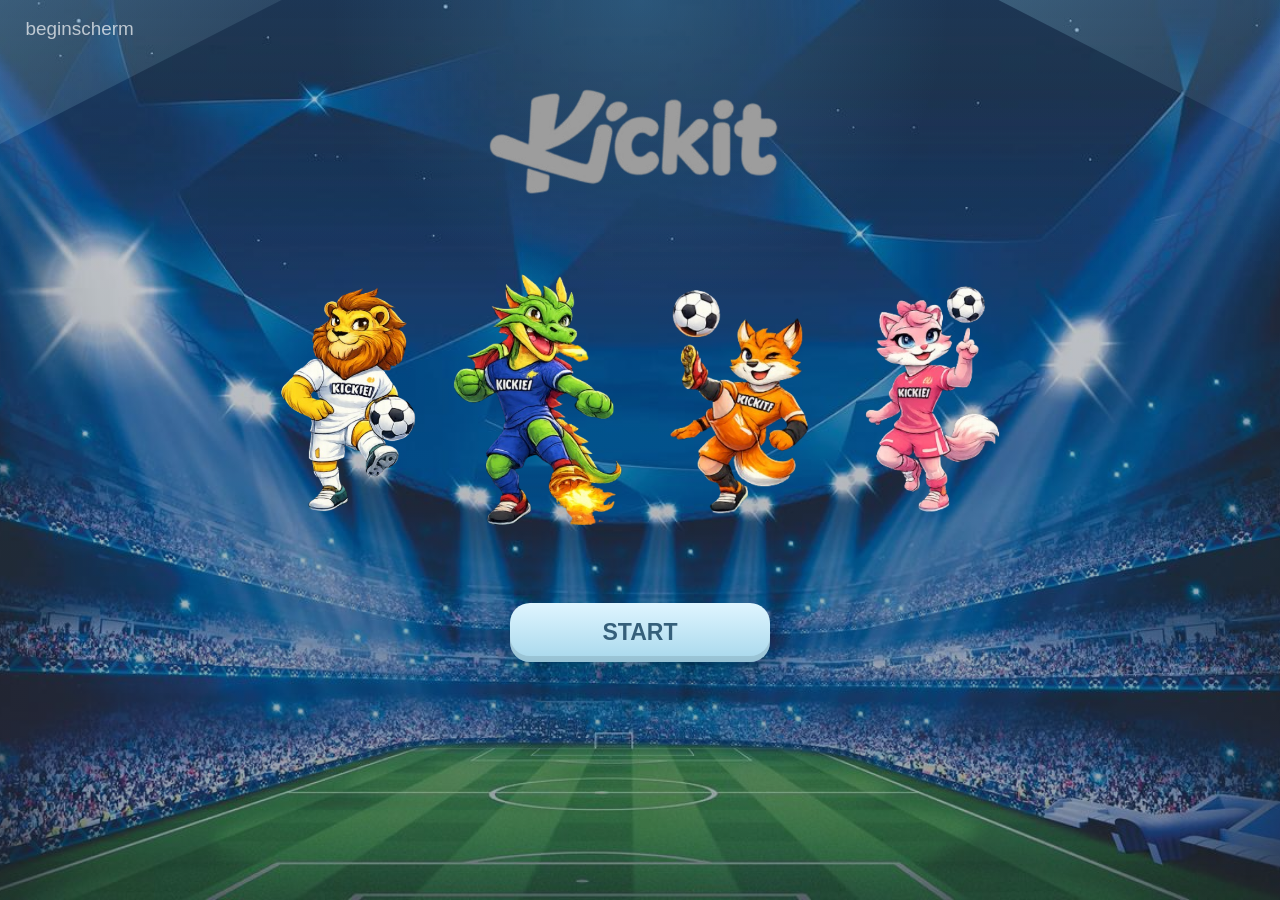
<file: index.html>
<!doctype html>
<html lang="nl">
<head>
  <meta charset="UTF-8">
  <meta name="viewport" content="width=device-width, initial-scale=1.0">
  <title>KICKit | Startscherm</title>
  <link rel="stylesheet" href="styles.css">
</head>
<body data-page="start">
  <main class="screen">
    <div class="stadium-bg"></div>
    <div class="top-glass left"></div>
    <div class="top-glass right"></div>

    <header class="topbar">
      <div class="top-label">beginscherm</div>
    </header>

    <section class="center-layout start-layout">
      <img src="img/logo kickit.png" alt="KICKit logo" class="main-logo">

      <div class="mascot-row">
        <img src="img/leeuw.png" alt="leeuw" class="start-mascot">
        <img src="img/draak.png" alt="draak" class="start-mascot">
        <img src="img/vos.png" alt="vos" class="start-mascot">
        <img src="img/kat.png" alt="kat" class="start-mascot">
      </div>

      <button class="big-button blue" id="startBtn">START</button>
    </section>
  </main>

  <script src="app.js"></script>
</body>
</html>
</file>
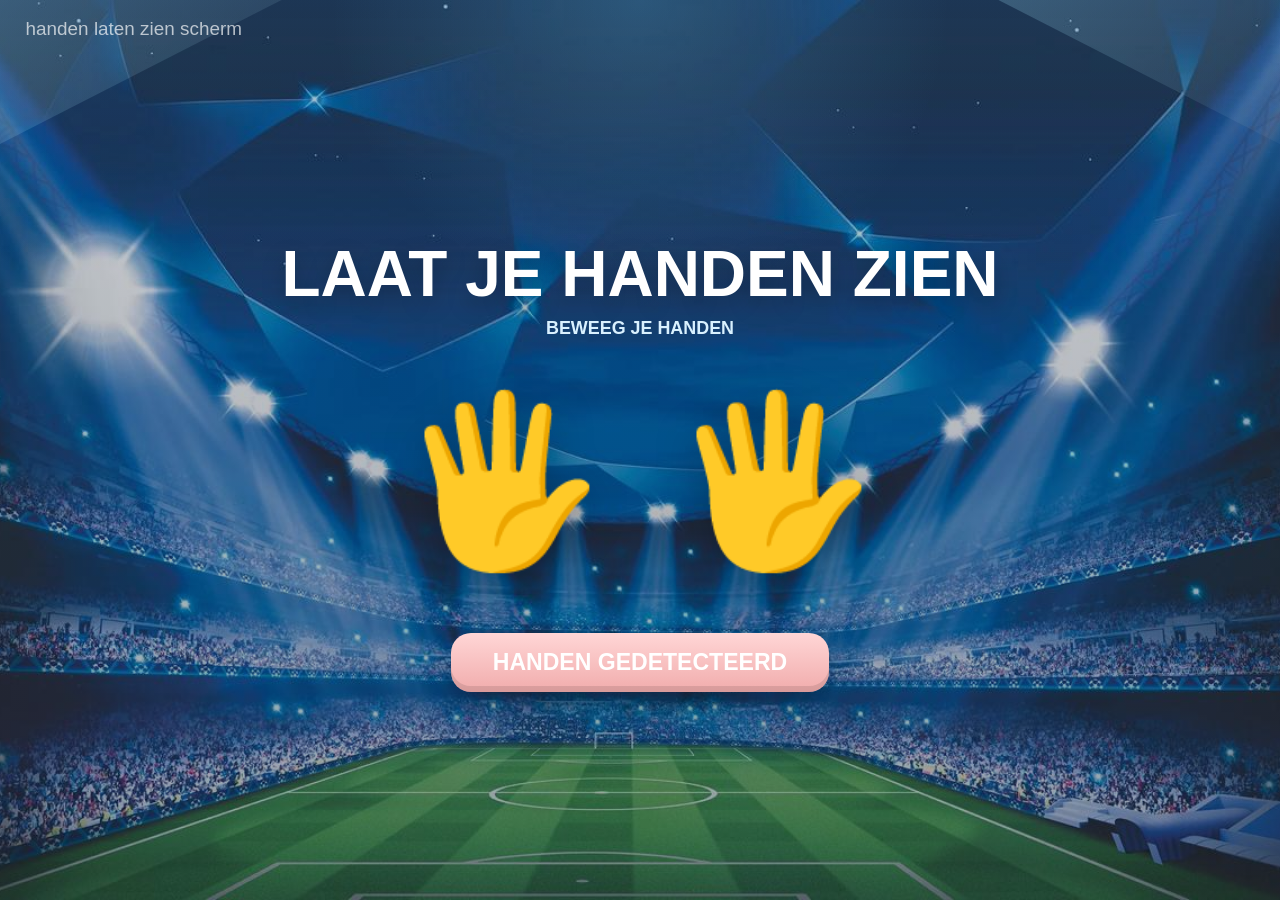
<file: handen.html>
<!doctype html>
<html lang="nl">
<head>
  <meta charset="UTF-8">
  <meta name="viewport" content="width=device-width, initial-scale=1.0">
  <title>KICKit | Laat je handen zien</title>
  <link rel="stylesheet" href="styles.css">
</head>
<body data-page="handen">
  <main class="screen">
    <div class="stadium-bg"></div>
    <div class="top-glass left"></div>
    <div class="top-glass right"></div>

    <header class="topbar">
      <div class="top-label">handen laten zien scherm</div>
    </header>

    <section class="center-layout">
      <h1 class="main-title">LAAT JE HANDEN ZIEN</h1>
      <p class="sub-title">BEWEEG JE HANDEN</p>

      <div class="hands-wrap">
        <div class="hand-icon">🖐</div>
        <div class="hand-icon">🖐</div>
      </div>

      <button class="big-button pink" id="detectHandsBtn">HANDEN GEDETECTEERD</button>
    </section>
  </main>

  <script src="app.js"></script>
</body>
</html>
</file>
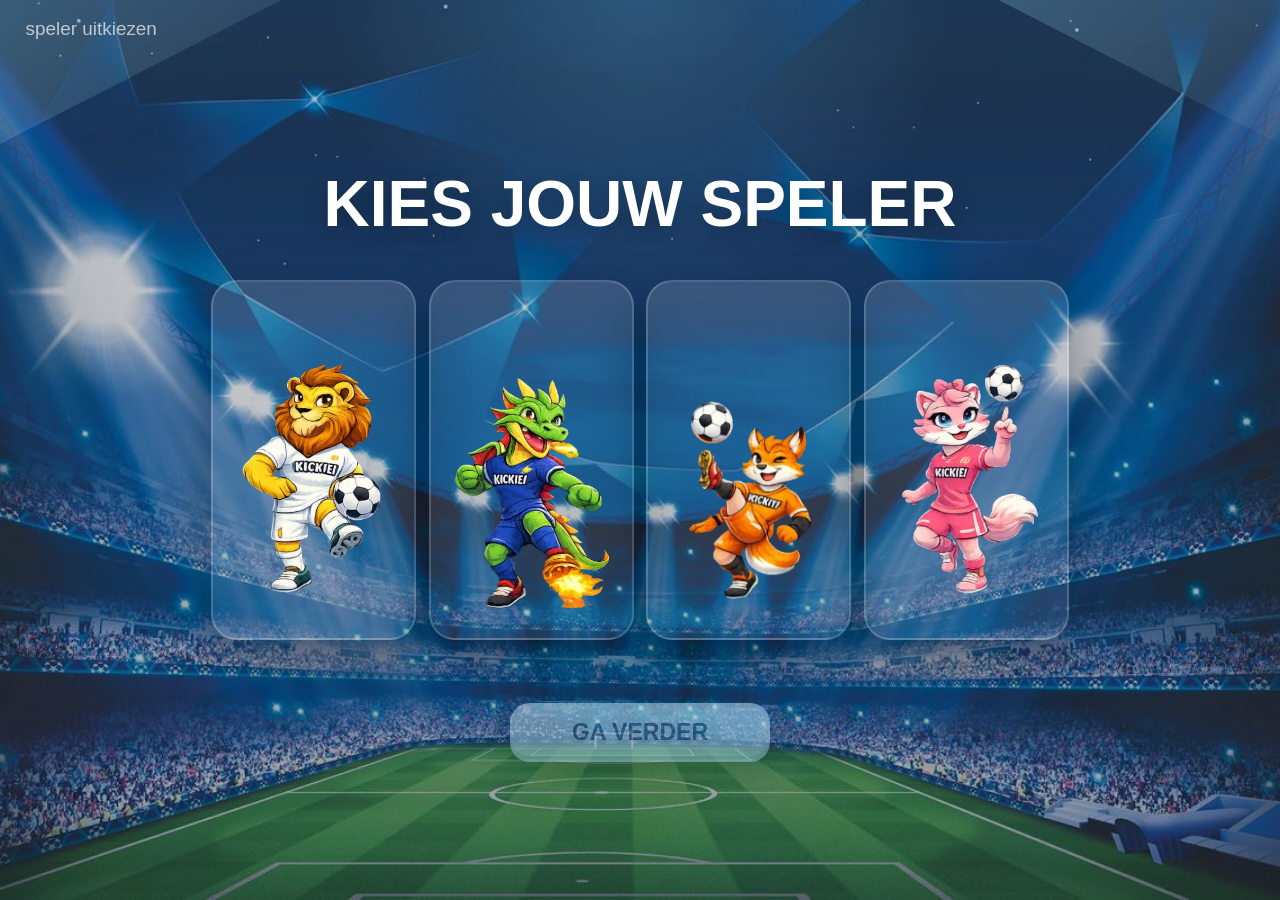
<file: mascotte.html>
<!doctype html>
<html lang="nl">
<head>
  <meta charset="UTF-8">
  <meta name="viewport" content="width=device-width, initial-scale=1.0">
  <title>KICKit | Kies jouw mascotte</title>
  <link rel="stylesheet" href="styles.css">
</head>
<body data-page="speler-kiezen">
  <main class="screen">
    <div class="stadium-bg"></div>
    <div class="top-glass left"></div>
    <div class="top-glass right"></div>

    <header class="topbar">
      <div class="top-label">speler uitkiezen</div>
    </header>

    <section class="center-layout">
      <h1 class="main-title">KIES JOUW SPELER</h1>

      <div class="player-choices">
        <button class="player-card" data-mascot="lion" data-label="Leeuw" data-image="img/leeuw.png">
          <img src="img/leeuw.png" alt="Leeuw">
        </button>

        <button class="player-card" data-mascot="dragon" data-label="Draak" data-image="img/draak.png">
          <img src="img/draak.png" alt="Draak">
        </button>

        <button class="player-card" data-mascot="fox" data-label="Vos" data-image="img/vos.png">
          <img src="img/vos.png" alt="Vos">
        </button> 

        <button class="player-card" data-mascot="cat" data-label="Kat" data-image="img/kat.png">
          <img src="img/kat.png" alt="Kat">
        </button>
      </div>

      <button class="big-button blue" id="toProfileBtn" disabled>GA VERDER</button>
    </section>
  </main>

  <script src="app.js"></script>
</body>
</html>
</file>
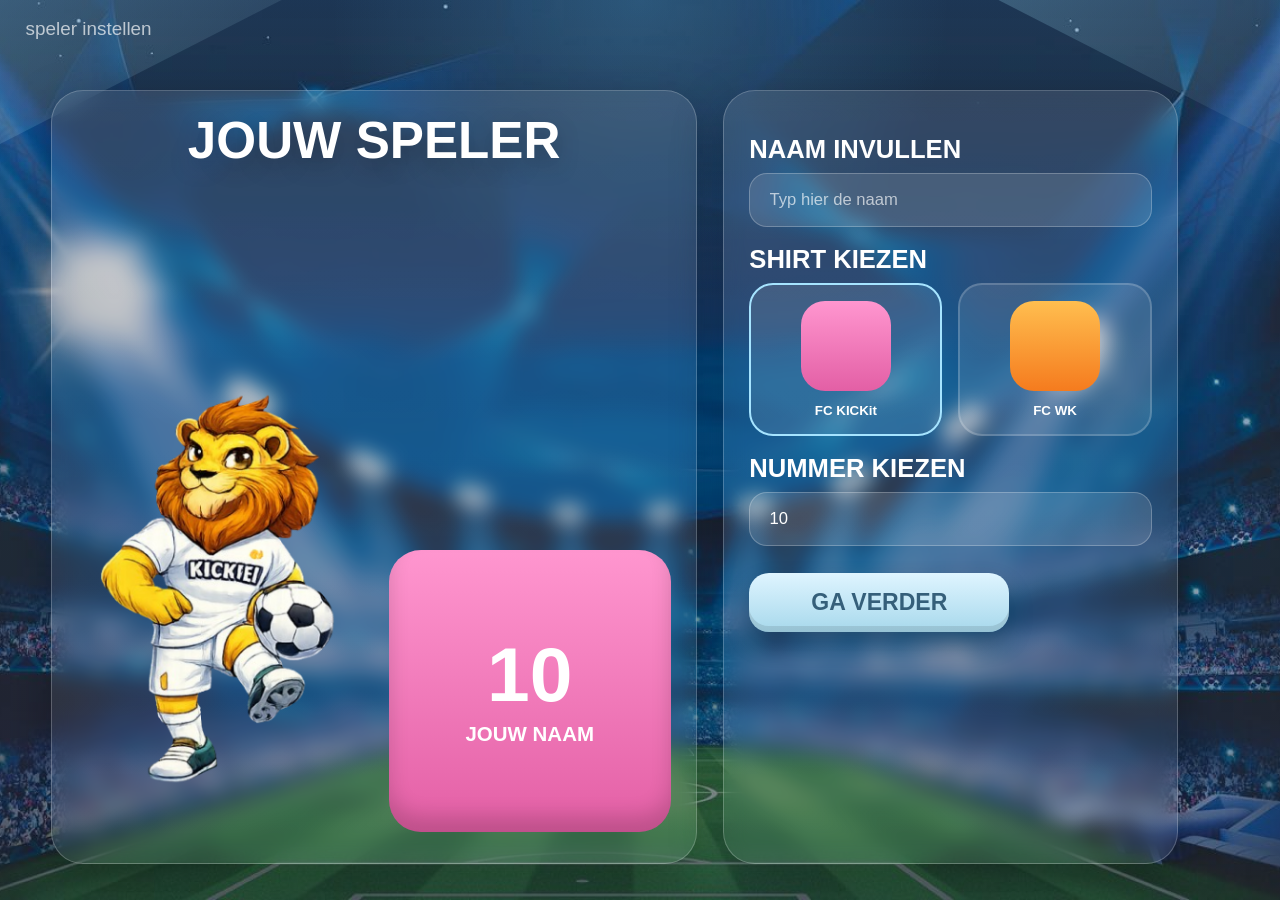
<file: profiel.html>
<!doctype html>
<html lang="nl">
<head>
  <meta charset="UTF-8">
  <meta name="viewport" content="width=device-width, initial-scale=1.0">
  <title>KICKit | Profiel maken</title>
  <link rel="stylesheet" href="styles.css">
</head>
<body data-page="profiel">
  <main class="screen">
    <div class="stadium-bg"></div>
    <div class="top-glass left"></div>
    <div class="top-glass right"></div>

    <header class="topbar">
      <div class="top-label">Speler instellen</div>
    </header>

    <section class="profile-layout">
      <div class="profile-left glass-panel">
        <h1 class="main-title small">JOUW SPELER</h1>

        <div class="preview-stage">
          <img id="previewMascot" src="img/leeuw.png" alt="Mascotte" class="preview-mascot">

          <div class="preview-shirt pink" id="previewShirt">
            <div class="preview-number" id="previewNumber">10</div>
            <div class="preview-name" id="previewName">JOUW NAAM</div>
          </div>
        </div>
      </div>

      <div class="profile-right glass-panel">
        <h2 class="form-title">Naam invullen</h2>
        <input type="text" id="nameInput" class="game-input" maxlength="18" placeholder="Typ hier de naam">

        <h2 class="form-title">Shirt kiezen</h2>
        <div class="shirt-options">
          <button class="shirt-card selected" data-shirt="pink">
            <div class="mini-shirt pink"></div>
            <span>FC KICKit</span>
          </button>

          <button class="shirt-card" data-shirt="orange">
            <div class="mini-shirt orange"></div>
            <span>FC WK</span>
          </button>
        </div>

        <h2 class="form-title">Nummer kiezen</h2>
        <input type="number" id="numberInput" class="game-input" min="1" max="99" value="10">

        <button class="big-button blue" id="toModeBtn">GA VERDER</button>
      </div>
    </section>
  </main>

  <script src="app.js"></script>
</body>
</html>
</file>
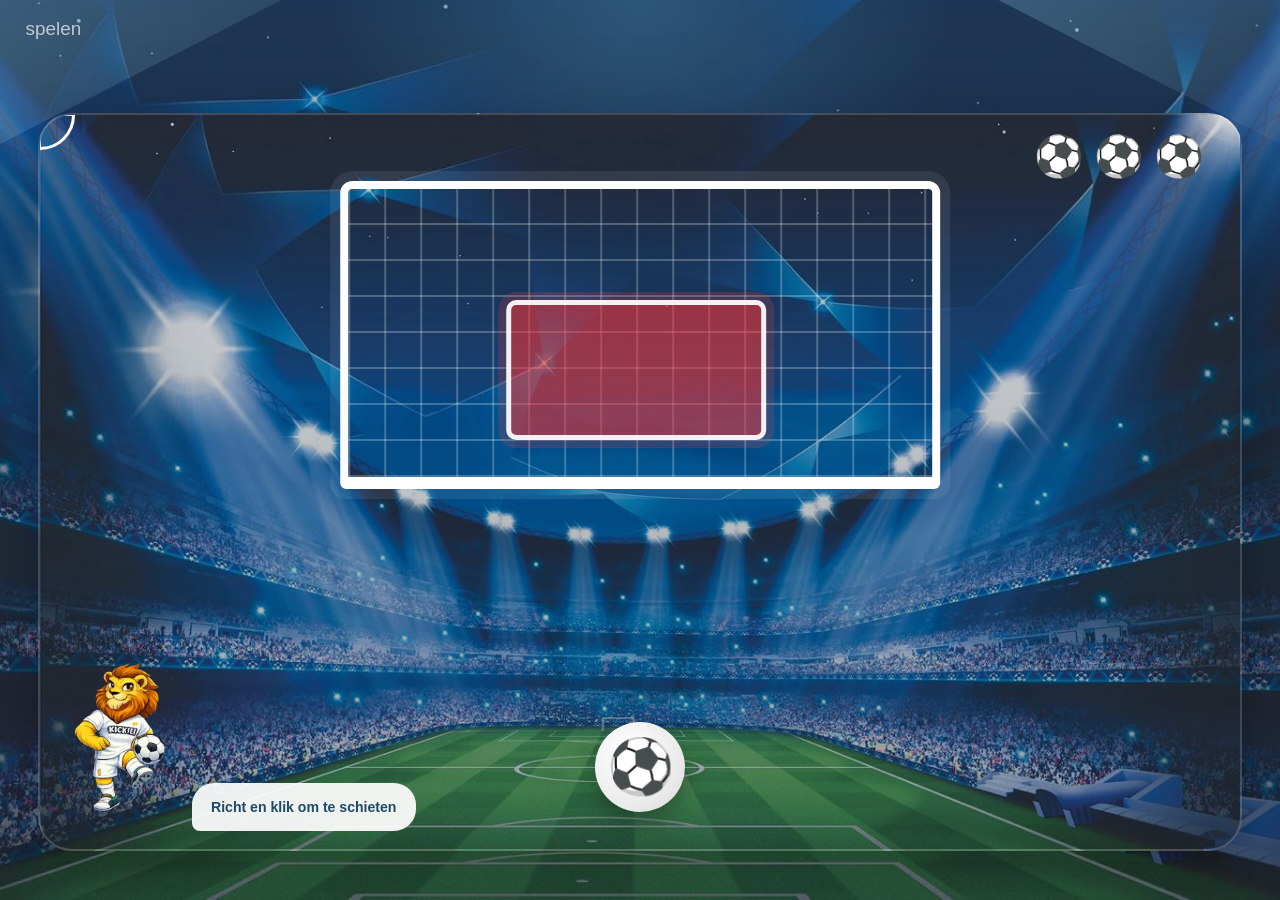
<file: spel.html>
<!doctype html>
<html lang="nl">
<head>
  <meta charset="UTF-8">
  <meta name="viewport" content="width=device-width, initial-scale=1.0">
  <title>KICKit | Spel</title>
  <link rel="stylesheet" href="styles.css">
</head>
<body data-page="spel">
  <main class="screen">
    <div class="stadium-bg"></div>
    <div class="top-glass left"></div>
    <div class="top-glass right"></div>

    <header class="topbar">
      <div class="top-label">spelen</div>
    </header>

    <section class="game-screen">
      <div class="game-arena" id="gameArena">
        <div class="lives" id="livesDisplay">
         ⚽ ⚽ ⚽
        </div>
        <div class="goal-frame">
          <div class="target-zone" id="targetZone"></div>
        </div>

        <div class="crosshair" id="crosshair"></div>
        <div class="ball" id="ball">⚽</div>

        <div class="helper-box">
          <img id="helperMascot" src="img/leeuw.png" alt="Mascotte" class="helper-mascot">
          <div class="helper-bubble" id="helperText">Richt op het rode vak en klik.</div>
        </div>

        <div class="result-overlay" id="resultOverlay">
          <h1 id="resultTitle">GOAL!</h1>
          <p id="resultText">Wat goed gedaan!</p>
          <button class="big-button blue" id="toResultBtn">GA VERDER</button>
        </div>
      </div>
    </section>
  </main>

  <audio id="cheerAudio" src="vishiv-crowd-cheering-in-stadium-435357.mp3"></audio>

  <script src="app.js"></script>
</body>
</html>
</file>
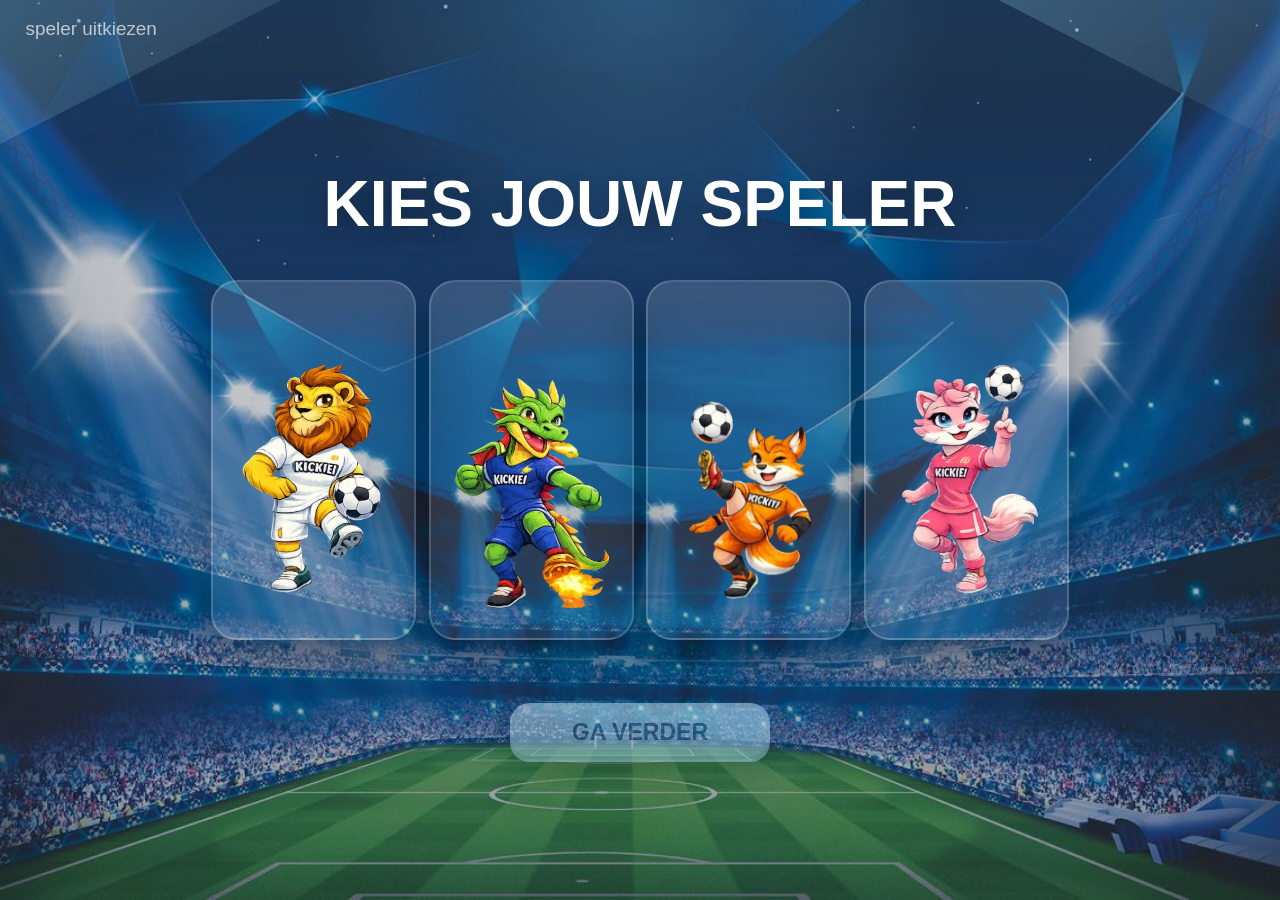
<file: speler-kiezen.html>
<!doctype html>
<html lang="nl">
<head>
  <meta charset="UTF-8">
  <meta name="viewport" content="width=device-width, initial-scale=1.0">
  <title>KICKit | Kies jouw speler</title>
  <link rel="stylesheet" href="styles.css">
</head>
<body data-page="speler-kiezen">
  <main class="screen">
    <div class="stadium-bg"></div>
    <div class="top-glass left"></div>
    <div class="top-glass right"></div>

    <header class="topbar">
      <div class="top-label">speler uitkiezen</div>
    </header>

    <section class="center-layout">
      <h1 class="main-title">KIES JOUW SPELER</h1>

      <div class="player-choices">
        <button class="player-card" data-mascot="lion" data-label="Leeuw" data-image="img/leeuw.png">
          <img src="img/leeuw.png" alt="Leeuw">
        </button>

        <button class="player-card" data-mascot="dragon" data-label="Draak" data-image="img/draak.png">
          <img src="img/draak.png" alt="Draak">
        </button>

        <button class="player-card" data-mascot="fox" data-label="Vos" data-image="img/vos.png">
          <img src="img/vos.png" alt="Vos">
        </button>

        <button class="player-card" data-mascot="cat" data-label="Kat" data-image="img/kat.png">
          <img src="img/kat.png" alt="Kat">
        </button>
      </div>

      <button class="big-button blue" id="toProfileBtn" disabled>GA VERDER</button>
    </section>
  </main>

  <script src="app.js"></script>
</body>
</html>
</file>
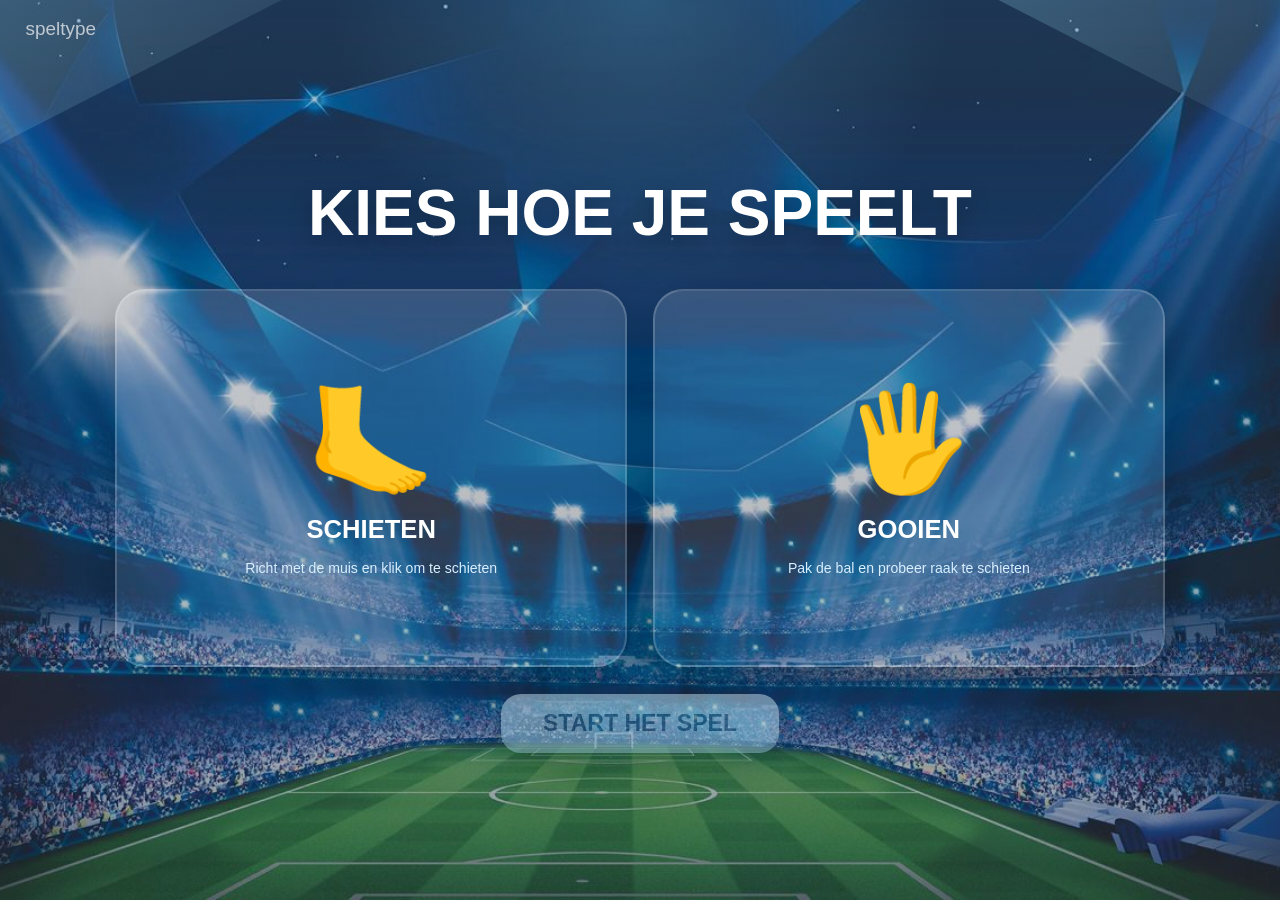
<file: speltype.html>
<!doctype html>
<html lang="nl">
<head>
  <meta charset="UTF-8">
  <meta name="viewport" content="width=device-width, initial-scale=1.0">
  <title>KICKit | Kies hoe je speelt</title>
  <link rel="stylesheet" href="styles.css">
</head>
<body data-page="speltype">
  <main class="screen">
    <div class="stadium-bg"></div>
    <div class="top-glass left"></div>
    <div class="top-glass right"></div>

    <header class="topbar">
      <div class="top-label">speltype</div>
    </header>

    <section class="center-layout">
      <h1 class="main-title">KIES HOE JE SPEELT</h1>

      <div class="mode-grid">
        <button class="mode-card" data-mode="voet">
          <div class="mode-emoji">🦶</div>
          <div class="mode-title">SCHIETEN</div>
          <div class="mode-text">Richt met de muis en klik om te schieten</div>
        </button>

        <button class="mode-card" data-mode="hand">
          <div class="mode-emoji">🖐</div>
          <div class="mode-title">GOOIEN</div>
          <div class="mode-text">Pak de bal en probeer raak te schieten</div>
        </button>
      </div>

      <button class="big-button blue" id="toGameBtn" disabled>START HET SPEL</button>
    </section>
  </main>

  <script src="app.js"></script>
</body>
</html>
</file>
<file: styles.css>
:root{
  --white:#ffffff;
  --dark:#081828;
  --blue1:#0b4d8f;
  --blue2:#082f63;
  --blue3:#6fc7ff;
  --softBlue:#cdeeff;
  --line:rgba(255,255,255,0.22);
  --glass:rgba(255,255,255,0.10);
  --glass2:rgba(255,255,255,0.05);
  --btnBlueTop:#dff5ff;
  --btnBlueBottom:#a7d8ec;
  --btnPinkTop:#ffd6d6;
  --btnPinkBottom:#f1acac;
  --btnText:#355f7a;
  --shadow:0 20px 50px rgba(0,0,0,0.35);
  --radius:28px;
}

*{
  box-sizing:border-box;
  margin:0;
  padding:0;
}


html, body{
  width:100%;
  height:100%;
  overflow:hidden;
  font-family:Arial, Helvetica, sans-serif;
  background:
  linear-gradient(rgba(6,18,38,0.20), rgba(6,18,38,0.38)),
  url("img/background stadion.jpeg") center center / cover no-repeat;
  color:#fff;
}

body{
  position:relative;
}

.screen{
  position:relative;
  width:100vw;
  height:100vh;
  overflow:hidden;
}

.stadium-bg{
  position:absolute;
  inset:0;
  background:
    linear-gradient(rgba(6,18,38,0.20), rgba(6,18,38,0.38)),
    url("img/background stadion.jpeg") center center / cover no-repeat;
}

.stadium-bg::after{
  content:"";
  position:absolute;
  inset:0;
  background:
    radial-gradient(circle at 50% 0%, rgba(97,199,255,0.22), transparent 28%),
    linear-gradient(180deg, rgba(0,112,209,0.20), transparent 30%);
}

.top-glass{
  position:absolute;
  top:0;
  width:22vw;
  height:16vh;
  background:linear-gradient(135deg, rgba(165,232,255,0.22), rgba(255,255,255,0.04));
  z-index:1;
  pointer-events:none;
}

.top-glass.left{
  left:0;
  clip-path:polygon(0 0, 100% 0, 0 100%);
}

.top-glass.right{
  right:0;
  clip-path:polygon(0 0, 100% 0, 100% 100%);
}

.topbar{
  position:absolute;
  top:2vh;
  left:2vw;
  z-index:3;
}

.top-label{
  font-size:2.1vh;
  color:rgba(255,255,255,0.68);
  text-transform:lowercase;
}

.center-layout{
  position:relative;
  z-index:2;
  width:100%;
  height:100%;
  padding:8vh 4vw 4vh;
  display:flex;
  flex-direction:column;
  align-items:center;
  justify-content:center;
  text-align:center;
}

.start-layout{
  justify-content:flex-start;
  padding-top:5vh;
}

.main-logo{
  width:min(36vw, 540px);
  max-height:20vh;
  object-fit:contain;
  margin-bottom:1vh;
}

.mascot-row{
  display:flex;
  align-items:flex-end;
  justify-content:center;
  gap:1vw;
  margin-top:4vh;
  margin-bottom:4vh;
}

.start-mascot{
  height:30vh;
  object-fit:contain;
}

.main-title{
  font-size:min(5vw, 92px);
  font-weight:900;
  line-height:0.95;
  text-transform:uppercase;
  text-align:center;
  text-shadow:0 8px 22px rgba(0,0,0,0.25);
}

.main-title.small{
  font-size:min(4vw, 70px);
}

.sub-title{
  font-size:min(1.4vw, 26px);
  font-weight:800;
  margin-top:1.4vh;
  text-transform:uppercase;
  color:#d9f1ff;
}

.big-button{
  border:none;
  border-radius:20px;
  min-width:260px;
  padding:1rem 2.6rem;
  font-size:min(1.8vw, 34px);
  font-weight:900;
  text-transform:uppercase;
  cursor:pointer;
  box-shadow:inset 0 -6px 0 rgba(0,0,0,0.10), 0 12px 24px rgba(0,0,0,0.24);
  transition:transform 0.15s ease, opacity 0.2s ease;
  margin-top:3vh;
}

.big-button:hover{
  transform:translateY(-2px);
}

.big-button:disabled{
  opacity:0.45;
  cursor:not-allowed;
}

.big-button.blue{
  background:linear-gradient(180deg, var(--btnBlueTop), var(--btnBlueBottom));
  color:var(--btnText);
}

.big-button.pink{
  background:linear-gradient(180deg, var(--btnPinkTop), var(--btnPinkBottom));
  color:#fff;
}

.hands-wrap{
  display:flex;
  gap:5vw;
  margin-top:5vh;
  margin-bottom:3vh;
}

.hand-icon{
  font-size:min(13vw, 200px);
  filter:drop-shadow(0 12px 20px rgba(0,0,0,0.25));
  animation:floatHand 1.7s ease-in-out infinite;
}

.hand-icon:nth-child(2){
  animation-delay:0.2s;
}

@keyframes floatHand{
  0%,100%{ transform:translateY(0); }
  50%{ transform:translateY(-12px); }
}

.player-choices{
  display:flex;
  justify-content:center;
  align-items:flex-end;
  gap:1vw;
  margin-top:5vh;
  margin-bottom:4vh;
}

.player-card{
  width:16vw;
  max-width:240px;
  min-width:180px;
  height:40vh;
  border-radius:26px;
  border:2px solid rgba(255,255,255,0.18);
  background:linear-gradient(180deg, rgba(255,255,255,0.14), rgba(255,255,255,0.06));
  cursor:pointer;
  padding:1rem;
  display:flex;
  align-items:flex-end;
  justify-content:center;
  transition:transform 0.18s ease, border-color 0.18s ease, box-shadow 0.18s ease;
  box-shadow:var(--shadow);
}

.player-card img{
  max-width:100%;
  max-height:100%;
  object-fit:contain;
}

.player-card:hover{
  transform:translateY(-4px);
}

.player-card.selected{
  border-color:#a6e4ff;
  box-shadow:0 0 0 4px rgba(166,228,255,0.20), var(--shadow);
}

.profile-layout{
  position:relative;
  z-index:2;
  width:100%;
  height:100%;
  display:grid;
  grid-template-columns:1.1fr 0.9fr;
  gap:2vw;
  padding:10vh 4vw 4vh;
}

.glass-panel{
  background:linear-gradient(180deg, var(--glass), var(--glass2));
  border:1px solid var(--line);
  border-radius:32px;
  backdrop-filter:blur(10px);
  box-shadow:var(--shadow);
}

.profile-left,
.profile-right{
  padding:2vw;
}

.preview-stage{
  width:100%;
  height:calc(100% - 8vh);
  display:flex;
  align-items:flex-end;
  justify-content:center;
  gap:2vw;
  margin-top:2vh;
}

.preview-mascot{
  height:52vh;
  object-fit:contain;
}

.preview-shirt,
.result-shirt{
  width:22vw;
  max-width:350px;
  min-width:260px;
  aspect-ratio:1/1;
  border-radius:32px;
  display:flex;
  flex-direction:column;
  align-items:center;
  justify-content:center;
  box-shadow:inset 0 -16px 20px rgba(0,0,0,0.16);
}

.preview-shirt.pink,
.result-shirt.pink,
.mini-shirt.pink{
  background:linear-gradient(180deg, #ff96cf, #e35fa5);
}

.preview-shirt.orange,
.result-shirt.orange,
.mini-shirt.orange{
  background:linear-gradient(180deg, #ffbe4f, #f57b1e);
}

.preview-number{
  font-size:min(6vw, 86px);
  line-height:1;
  font-weight:900;
  text-transform:uppercase;
}

.preview-name{
  margin-top:1vh;
  font-size:min(1.6vw, 28px);
  font-weight:900;
  text-transform:uppercase;
  text-align:center;
}

.form-title{
  font-size:min(2vw, 34px);
  font-weight:900;
  margin-bottom:1vh;
  margin-top:2vh;
  text-transform:uppercase;
}

.game-input{
  width:100%;
  padding:1rem 1.2rem;
  border-radius:18px;
  border:1px solid rgba(255,255,255,0.24);
  background:rgba(255,255,255,0.12);
  color:#fff;
  font-size:min(1.3vw, 22px);
  outline:none;
}

.game-input::placeholder{
  color:rgba(255,255,255,0.66);
}

.shirt-options{
  display:flex;
  gap:1rem;
  margin-top:1vh;
  margin-bottom:1vh;
}

.shirt-card{
  flex:1;
  border-radius:24px;
  border:2px solid rgba(255,255,255,0.18);
  background:rgba(255,255,255,0.10);
  color:#fff;
  padding:1rem;
  cursor:pointer;
  display:flex;
  flex-direction:column;
  align-items:center;
  gap:0.8rem;
  font-weight:800;
}

.shirt-card.selected{
  border-color:#a6e4ff;
}

.mini-shirt{
  width:90px;
  height:90px;
  border-radius:24px;
}

.mode-grid{
  display:grid;
  grid-template-columns:1fr 1fr;
  gap:2vw;
  width:min(82vw, 1300px);
  margin-top:5vh;
}

.mode-card{
  min-height:42vh;
  border-radius:30px;
  border:2px solid rgba(255,255,255,0.18);
  background:linear-gradient(180deg, rgba(255,255,255,0.14), rgba(255,255,255,0.06));
  color:#fff;
  cursor:pointer;
  padding:2vw;
  box-shadow:var(--shadow);
  display:flex;
  flex-direction:column;
  align-items:center;
  justify-content:center;
  gap:1rem;
  text-align:center;
}

.mode-card.selected{
  border-color:#a6e4ff;
}

.mode-emoji{
  font-size:min(8vw, 130px);
}

.mode-title{
  font-size:min(2vw, 34px);
  font-weight:900;
  text-transform:uppercase;
}

.mode-text{
  font-size:min(1.1vw, 20px);
  color:#d8efff;
  max-width:26vw;
}

.game-screen{
  position:relative;
  z-index:2;
  width:100%;
  height:100%;
  padding:10vh 3vw 3vh;
  display:flex;
  align-items:center;
  justify-content:center;
}

.game-arena{
  position:relative;
  width:94vw;
  height:82vh;
  border-radius:34px;
  overflow:hidden;
  border:2px solid rgba(255,255,255,0.18);
  box-shadow:var(--shadow);
  background:
    linear-gradient(180deg, rgba(4,20,38,0.18), rgba(4,20,38,0.36)),
    url("img/background stadion.jpeg") center center / cover no-repeat;
}

.goal-frame{
  position:absolute;
  top:9%;
  left:50%;
  transform:translateX(-50%);
  width:50%;
  height:42%;
  border:8px solid #fff;
  border-bottom-width:12px;
  border-radius:12px 12px 6px 6px;
  background:
    repeating-linear-gradient(0deg, rgba(255,255,255,0.24) 0 2px, transparent 2px 36px),
    repeating-linear-gradient(90deg, rgba(255,255,255,0.24) 0 2px, transparent 2px 36px);
  box-shadow:0 0 0 10px rgba(255,255,255,0.08);
}

.target-zone{
  position:absolute;
  width:260px;
  height:140px;
  top:22%;
  left:60%;
  border-radius:10px;
  background:rgba(255,52,52,0.55);
  border:5px solid rgba(255,255,255,0.92);
  box-shadow:0 0 0 8px rgba(255,70,70,0.18);
}

.crosshair{
  position:absolute;
  width:70px;
  height:70px;
  border:3px solid #fff;
  border-radius:50%;
  transform:translate(-50%, -50%);
  pointer-events:none;
  z-index:5;
}

.crosshair::before,
.crosshair::after{
  content:"";
  position:absolute;
  background:#fff;
}

.crosshair::before{
  width:2px;
  height:100%;
  left:50%;
  top:0;
  transform:translateX(-50%);
}

.crosshair::after{
  width:100%;
  height:2px;
  top:50%;
  left:0;
  transform:translateY(-50%);
}

.ball{
  position:absolute;
  left:50%;
  bottom:5%;
  transform:translateX(-50%);
  width:90px;
  height:90px;
  border-radius:50%;
  display:flex;
  align-items:center;
  justify-content:center;
  font-size:54px;
  background:radial-gradient(circle at 35% 35%, #fff, #ececec 60%, #d7d7d7);
  box-shadow:0 12px 20px rgba(0,0,0,0.25);
  z-index:4;
  transition:left 0.65s cubic-bezier(.22,.61,.18,1), top 0.65s cubic-bezier(.22,.61,.18,1), transform 0.65s ease;
}

.helper-box{
  position:absolute;
  left:2vw;
  bottom:2vh;
  display:flex;
  align-items:flex-end;
  gap:1rem;
  z-index:6;
}

.helper-mascot{
  height:20vh;
  object-fit:contain;
}

.helper-bubble{
  background:rgba(255,255,255,0.92);
  color:#1f4965;
  padding:1rem 1.2rem;
  border-radius:22px 22px 22px 8px;
  max-width:25vw;
  font-size:min(1.1vw, 20px);
  font-weight:800;
}

.lives{
  position:absolute;
  top:2vh;
  right:2vw;
  font-size:40px;
  z-index:6;
  letter-spacing:10px;
}

.result-overlay{
  position:absolute;
  inset:0;
  background:rgba(2,14,28,0.34);
  display:none;
  flex-direction:column;
  align-items:center;
  justify-content:center;
  text-align:center;
  z-index:8;
}

.result-overlay.show{
  display:flex;
}

.result-overlay h1{
  font-size:min(10vw, 170px);
  font-weight:900;
  text-transform:uppercase;
  line-height:0.9;
  margin-bottom:1vh;
}

.result-overlay p{
  font-size:min(2vw, 34px);
  font-weight:800;
}

.result-layout{
  position:relative;
  z-index:2;
  width:min(90vw, 1500px);
  height:76vh;
  margin:12vh auto 0;
  padding:2vw;
  display:grid;
  grid-template-columns:1fr 1fr;
  gap:2vw;
}

.result-left,
.result-right{
  display:flex;
  align-items:center;
  justify-content:center;
}

.result-left{
  gap:1.5vw;
}

.result-mascot{
  height:50vh;
  object-fit:contain;
}

.result-right{
  flex-direction:column;
  text-align:center;
}

.result-subline{
  font-size:min(1.7vw, 28px);
  font-weight:800;
  color:#d8efff;
  margin-top:2vh;
}

.result-buttons{
  display:flex;
  gap:1rem;
  margin-top:4vh;
}

@media (max-width: 1200px){
  .player-choices{
    gap:0.5rem;
  }

  .profile-layout,
  .result-layout,
  .mode-grid{
    grid-template-columns:1fr;
  }
}
</file>
